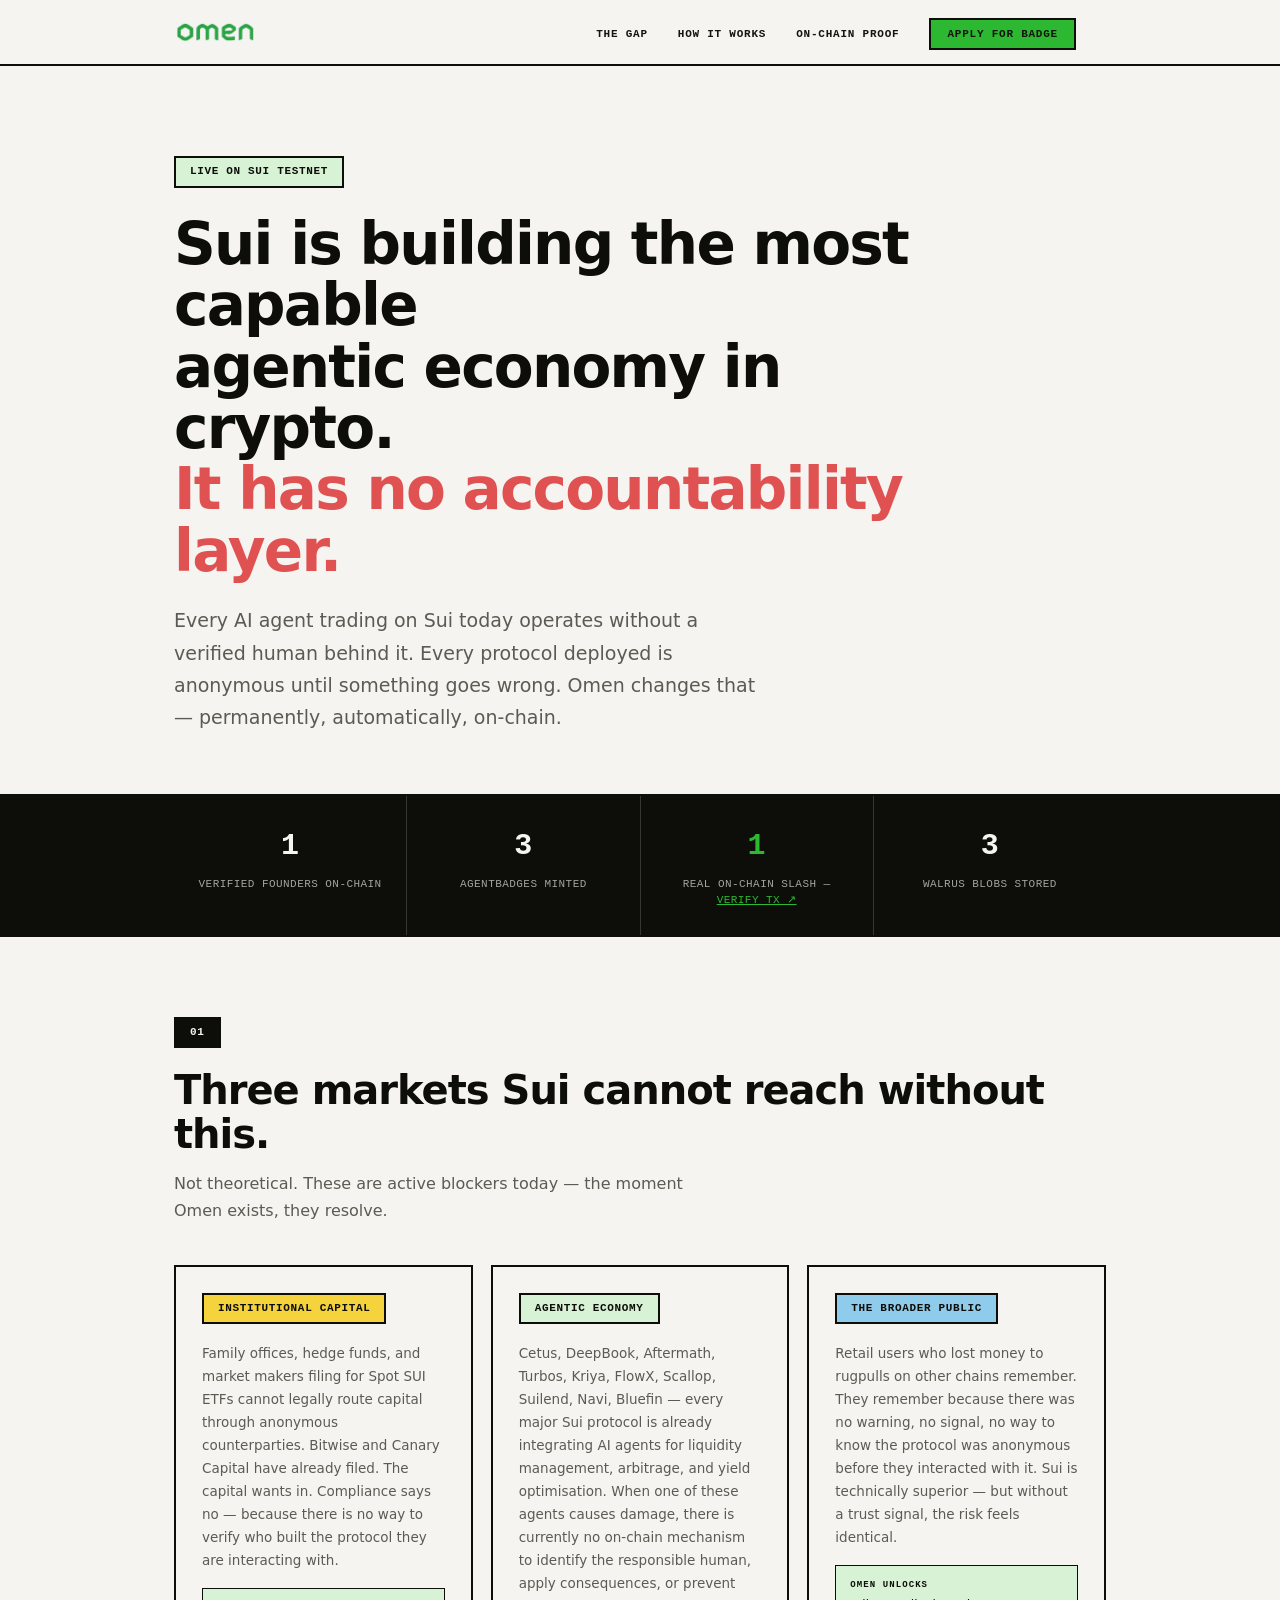
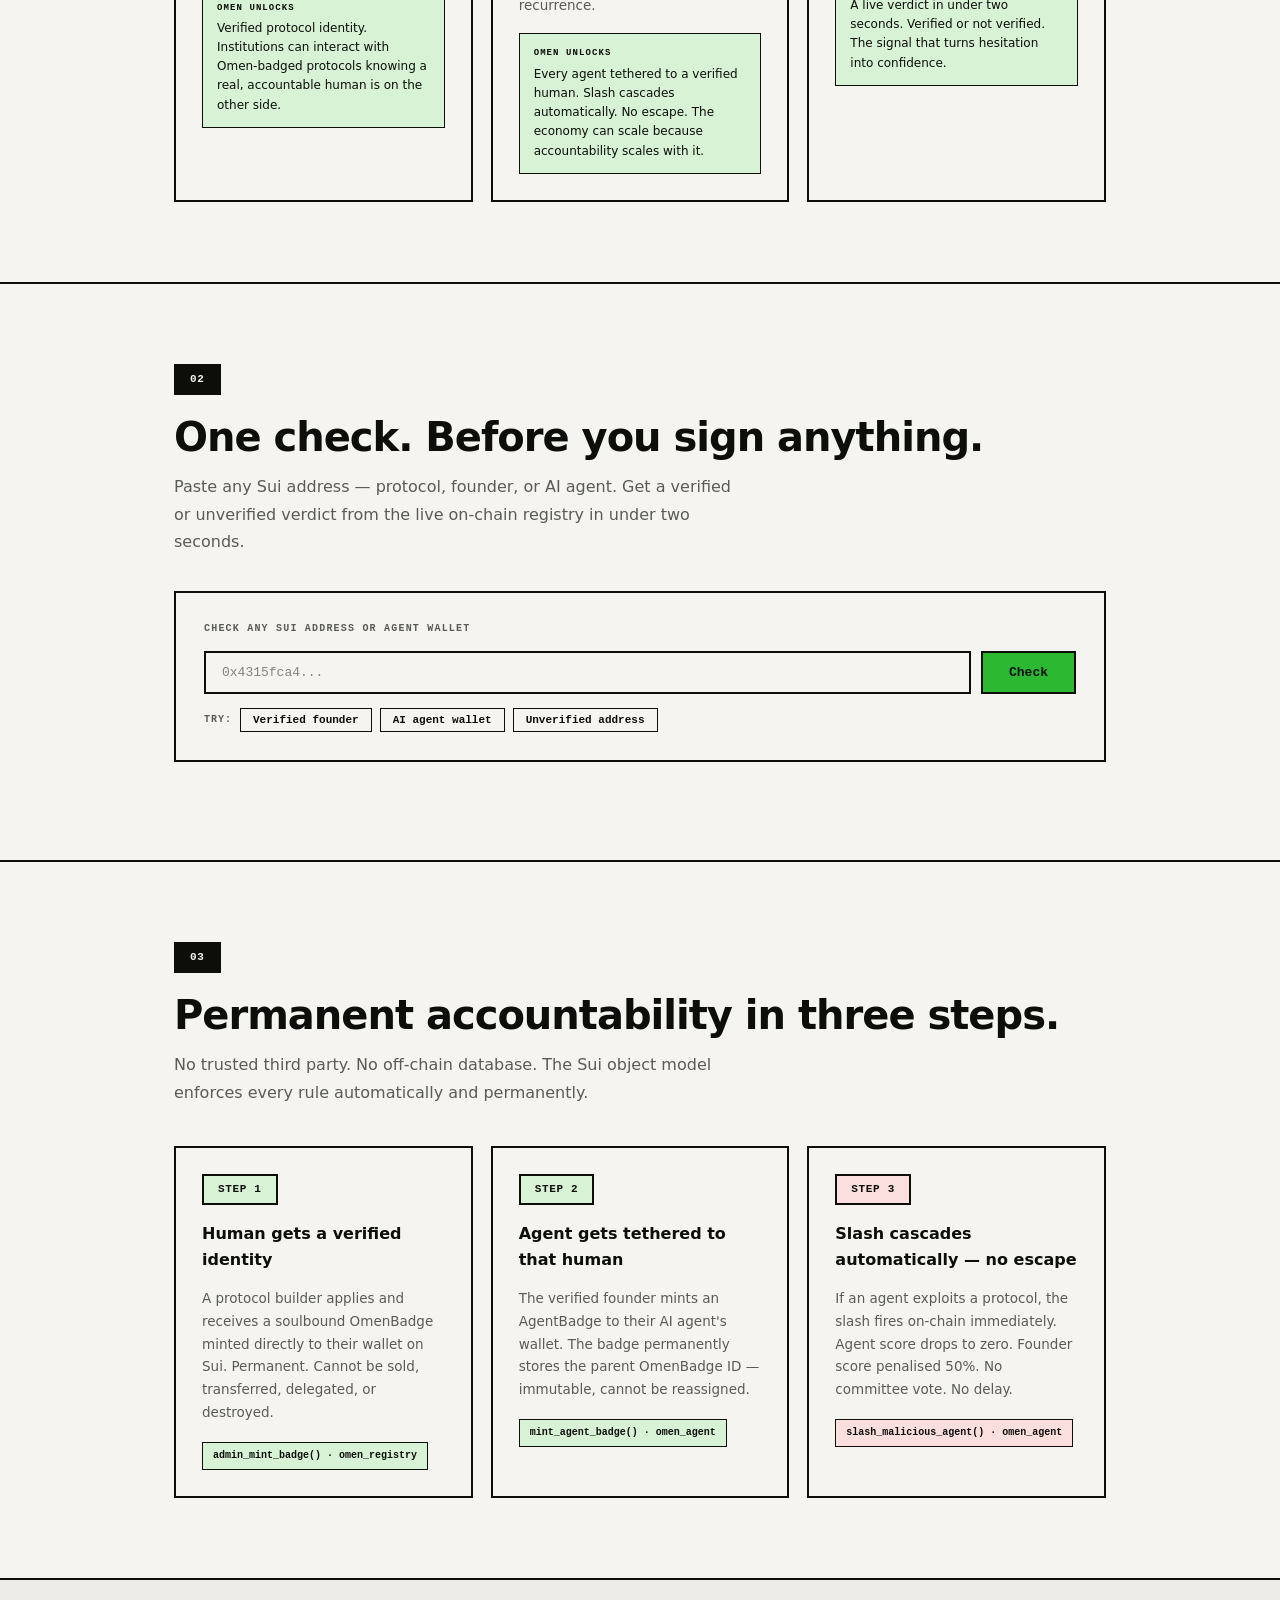
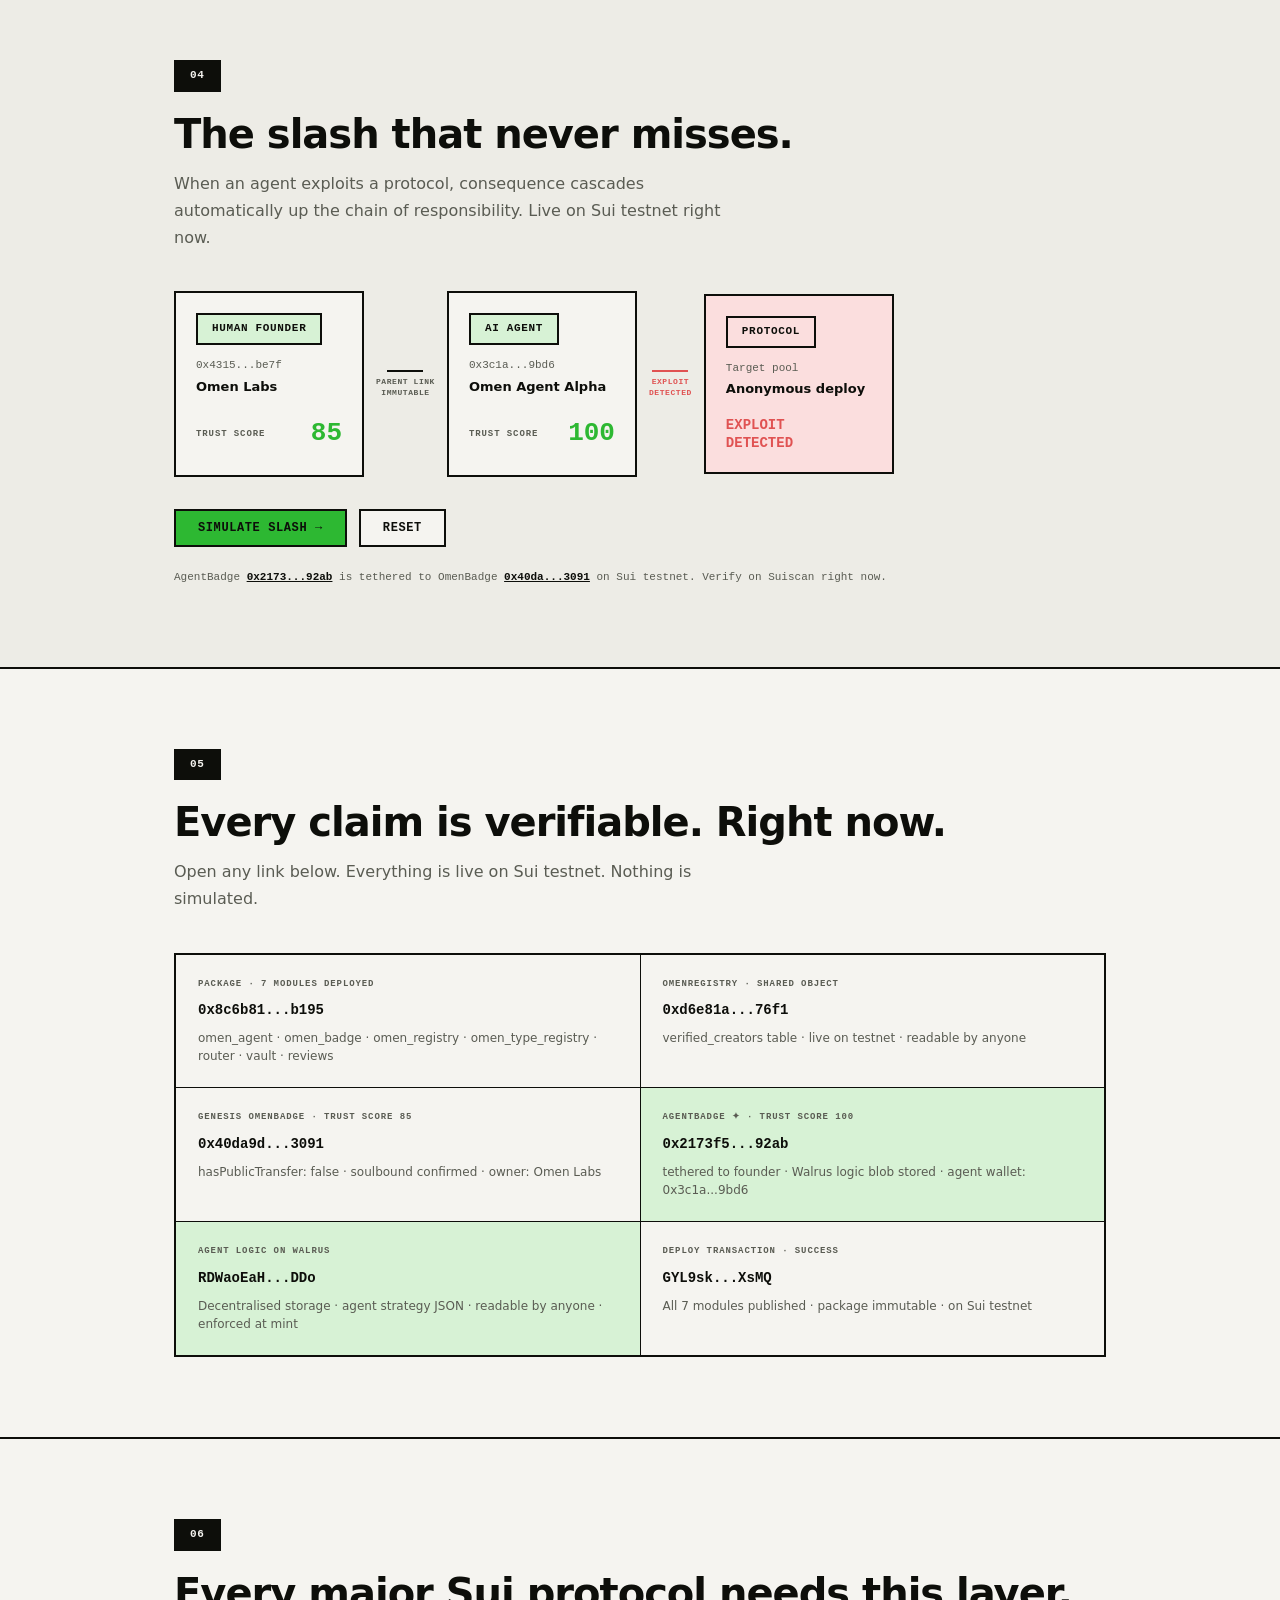
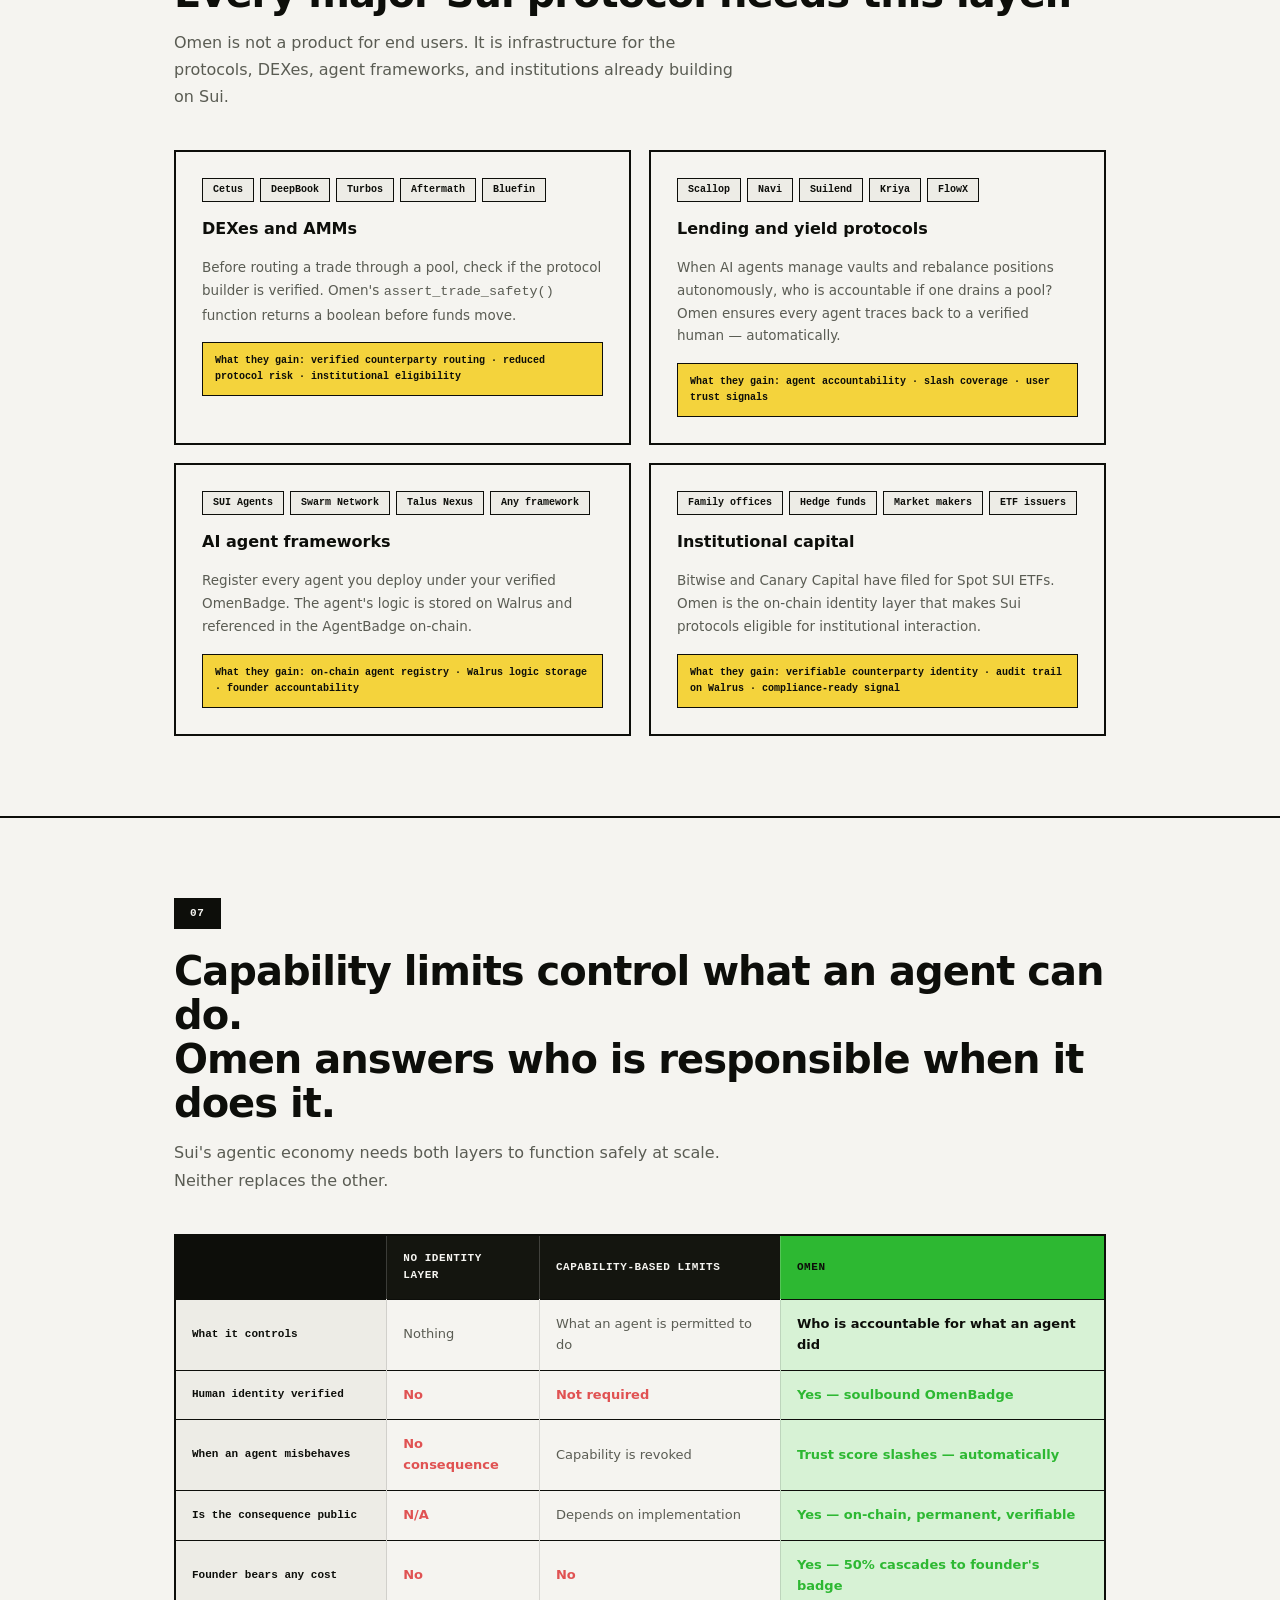
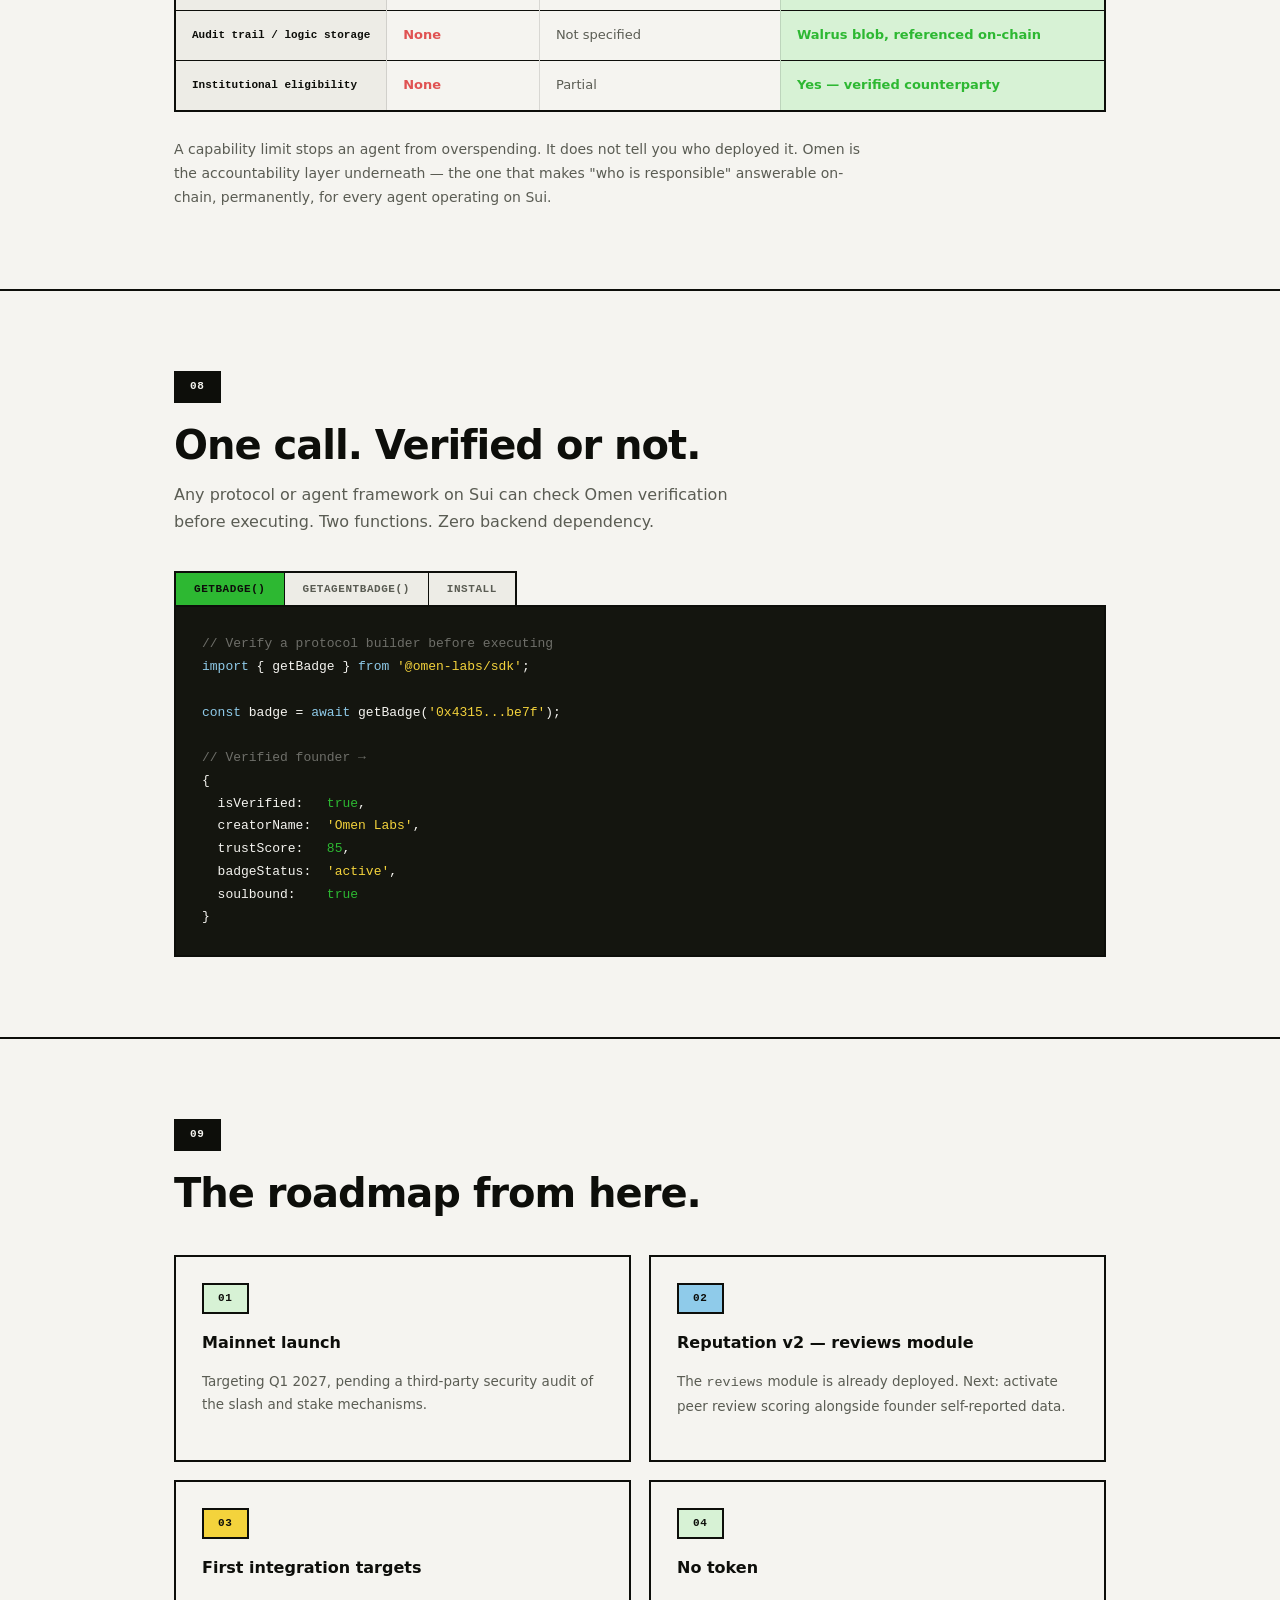
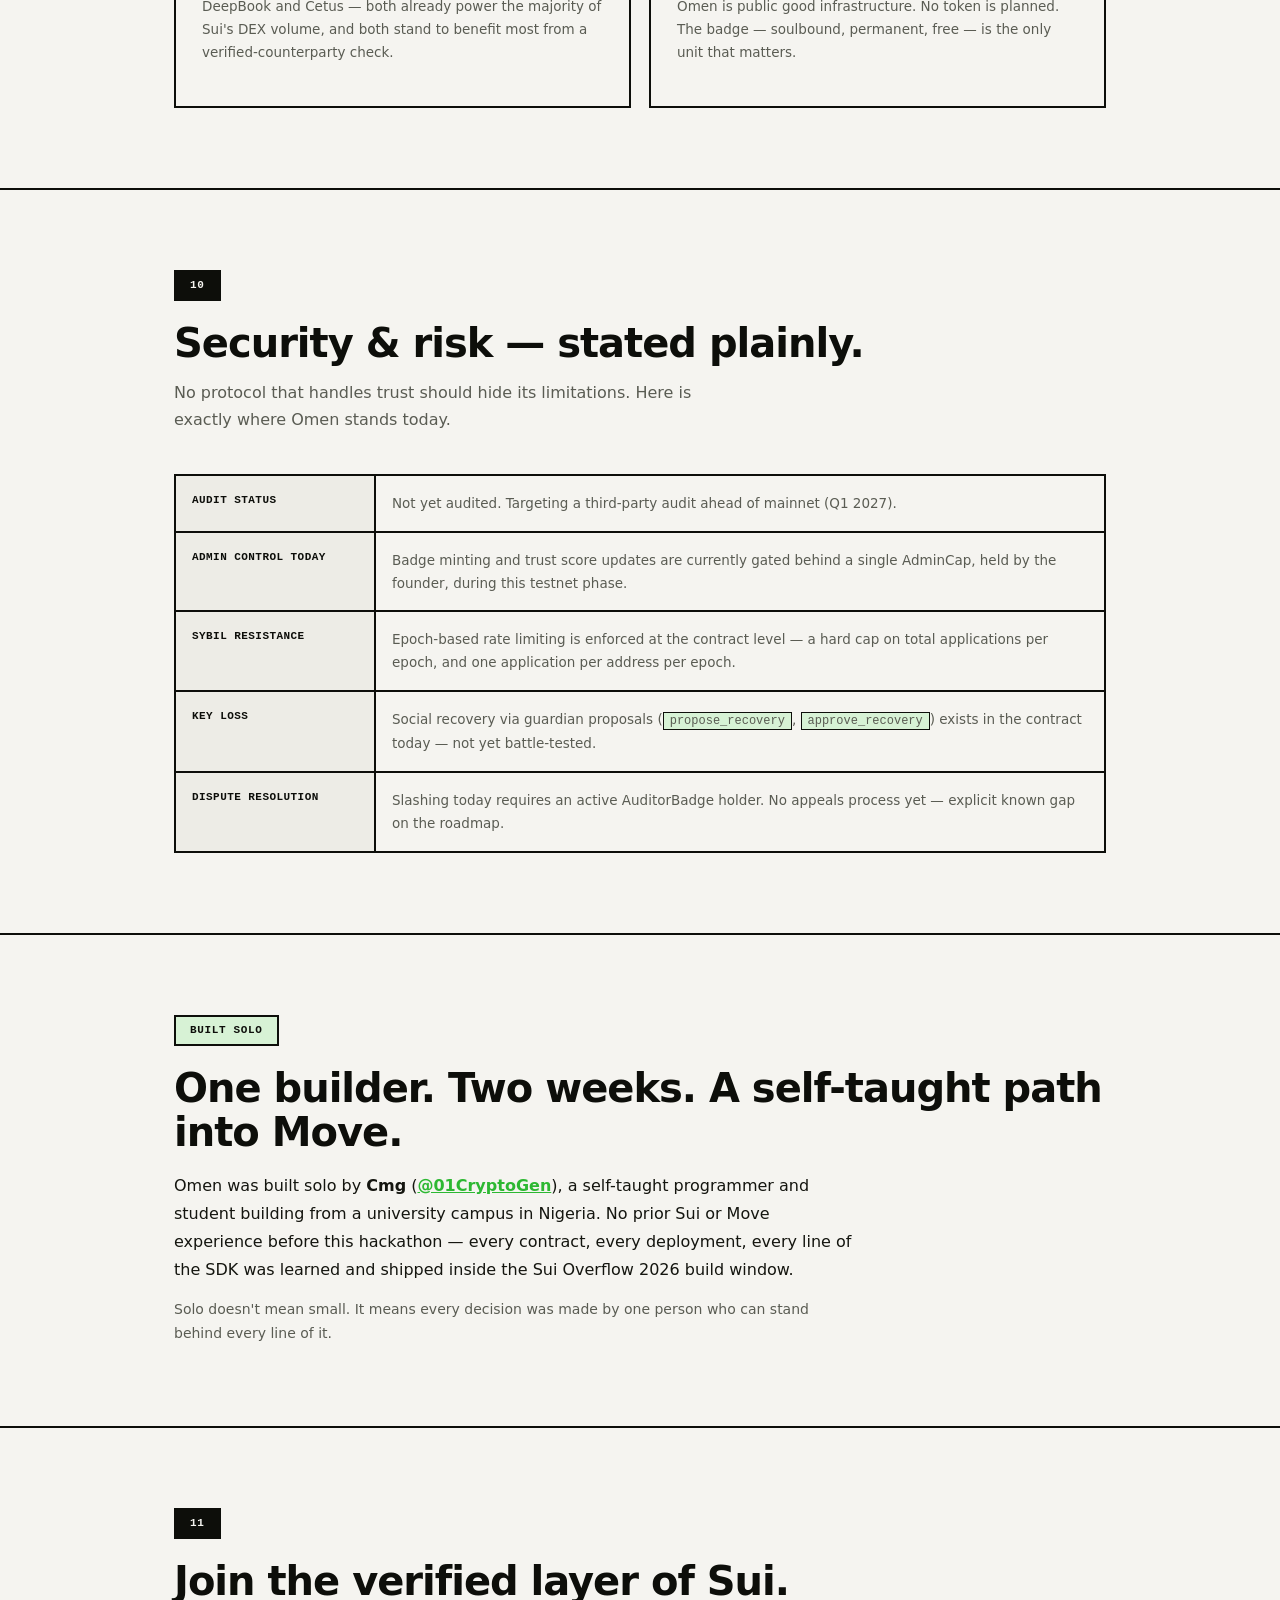
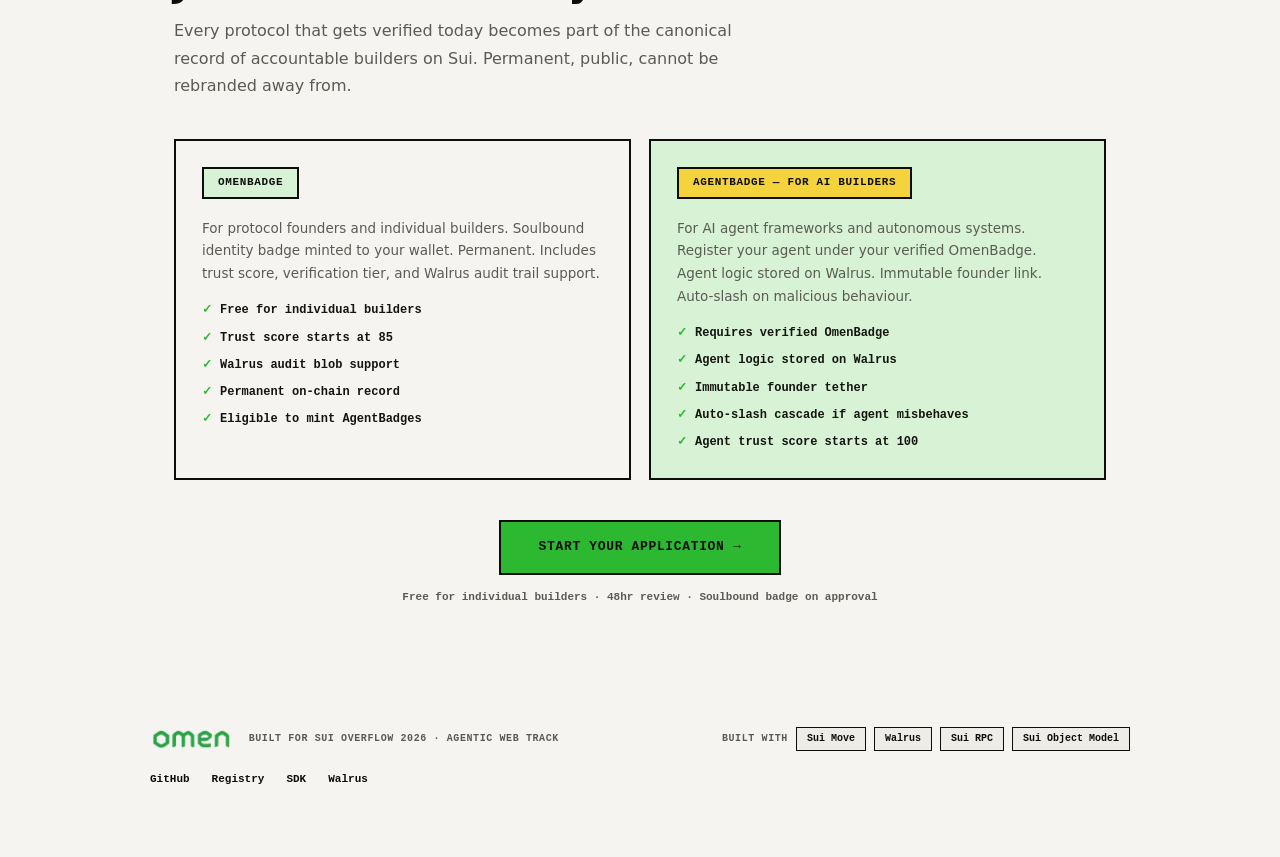
<file: index.html>
<!DOCTYPE html>
<html lang="en">
<head>
<meta charset="UTF-8">
<meta name="viewport" content="width=device-width, initial-scale=1.0">
<title>Omen Protocol — Trust Infrastructure for the Sui Agentic Economy</title>
<link rel="stylesheet" href="style.css">
</head>
<body>

<!-- NAV -->
<nav>
  <div class="nav-inner">
    <a class="nav-logo" href="#">
      <img src="assets/omen-logo.png" alt="Omen" class="nav-logo-img"/>
    </a>
    <ul class="nav-links">
      <li><a href="#problem">The gap</a></li>
      <li><a href="#how">How it works</a></li>
      <li><a href="#proof">On-chain proof</a></li>
      <li><a href="#apply" class="nav-cta">Apply for badge</a></li>
      <li>
        <button id="walletBtn" class="nav-wallet-btn hidden">
          <span class="wallet-dot"></span>
          <span id="walletBtnLabel">Connect Wallet</span>
        </button>
      </li>
    </ul>
    <button class="nav-menu-btn" onclick="toggleMenu()" aria-label="Menu">
      <span></span><span></span><span></span>
    </button>
  </div>
  <div class="nav-mobile" id="navMobile">
    <a href="#problem" onclick="toggleMenu()">The gap</a>
    <a href="#how" onclick="toggleMenu()">How it works</a>
    <a href="#proof" onclick="toggleMenu()">On-chain proof</a>
    <a href="#apply" onclick="toggleMenu()">Apply</a>
    <button id="walletBtnMobile" class="nav-wallet-btn nav-wallet-btn-mobile hidden" onclick="document.getElementById('walletBtn').click()">
      <span class="wallet-dot"></span>
      <span>Connect Wallet</span>
    </button>
 </div>
</nav>

<!-- SECTION 1: GAP STATEMENT -->
<section id="gap-statement">
  <div class="container">
    <div class="tag-chip tag-green">LIVE ON SUI TESTNET</div>
    <h1 class="gap-headline">
      Sui is building the most capable<br>
      agentic economy in crypto.<br>
      <em>It has no accountability layer.</em>
    </h1>
    <p class="gap-sub">
      Every AI agent trading on Sui today operates without a verified human behind it.
      Every protocol deployed is anonymous until something goes wrong.
      Omen changes that — permanently, automatically, on-chain.
    </p>
  </div>
</section>

<!-- LIVE STATS BAR -->
<section id="stats-bar">
  <div class="container">
    <div class="stats-row">
      <div class="stat-block">
        <div class="stat-num" id="statBadges">—</div>
        <div class="stat-label">Verified founders on-chain</div>
      </div>
      <div class="stat-block">
        <div class="stat-num" id="statAgents">—</div>
        <div class="stat-label">AgentBadges minted</div>
      </div>
      <div class="stat-block">
        <div class="stat-num stat-num-green">1</div>
        <div class="stat-label">Real on-chain slash — <a href="https://suiscan.xyz/testnet/tx/GWb3kaSfbCHdTsDrKyQovsH6Wr5N7bE4XbXJFHhBgZVN" target="_blank">verify TX ↗</a></div>
      </div>
      <div class="stat-block">
        <div class="stat-num" id="statWalrus">—</div>
        <div class="stat-label">Walrus blobs stored</div>
      </div>
    </div>
  </div>
</section>

<!-- SECTION 2: THE COST -->
<section id="problem">
  <div class="container">
    <div class="tag-chip tag-black">01</div>
    <h2 class="section-title">Three markets Sui cannot reach without this.</h2>
    <p class="section-sub">Not theoretical. These are active blockers today — the moment Omen exists, they resolve.</p>

    <div class="cost-grid">
      <div class="bordered-block">
        <div class="tag-chip tag-yellow">Institutional capital</div>
        <div class="block-body">
          Family offices, hedge funds, and market makers filing for Spot SUI ETFs cannot legally route capital through anonymous counterparties. Bitwise and Canary Capital have already filed. The capital wants in. Compliance says no — because there is no way to verify who built the protocol they are interacting with.
        </div>
        <div class="block-unlock">
          <span class="unlock-tag">OMEN UNLOCKS</span>
          Verified protocol identity. Institutions can interact with Omen-badged protocols knowing a real, accountable human is on the other side.
        </div>
      </div>

      <div class="bordered-block">
        <div class="tag-chip tag-green">Agentic economy</div>
        <div class="block-body">
          Cetus, DeepBook, Aftermath, Turbos, Kriya, FlowX, Scallop, Suilend, Navi, Bluefin — every major Sui protocol is already integrating AI agents for liquidity management, arbitrage, and yield optimisation. When one of these agents causes damage, there is currently no on-chain mechanism to identify the responsible human, apply consequences, or prevent recurrence.
        </div>
        <div class="block-unlock">
          <span class="unlock-tag">OMEN UNLOCKS</span>
          Every agent tethered to a verified human. Slash cascades automatically. No escape. The economy can scale because accountability scales with it.
        </div>
      </div>

      <div class="bordered-block">
        <div class="tag-chip tag-blue">The broader public</div>
        <div class="block-body">
          Retail users who lost money to rugpulls on other chains remember. They remember because there was no warning, no signal, no way to know the protocol was anonymous before they interacted with it. Sui is technically superior — but without a trust signal, the risk feels identical.
        </div>
        <div class="block-unlock">
          <span class="unlock-tag">OMEN UNLOCKS</span>
          A live verdict in under two seconds. Verified or not verified. The signal that turns hesitation into confidence.
        </div>
      </div>
    </div>
  </div>
</section>

<!-- SECTION 3: LIVE LOOKUP -->
<section id="lookup">
  <div class="container">
    <div class="tag-chip tag-black">02</div>
    <h2 class="section-title">One check. Before you sign anything.</h2>
    <p class="section-sub">Paste any Sui address — protocol, founder, or AI agent. Get a verified or unverified verdict from the live on-chain registry in under two seconds.</p>

    <div class="lookup-card">
      <div class="lookup-label">CHECK ANY SUI ADDRESS OR AGENT WALLET</div>
      <div class="lookup-row">
        <input
          class="lookup-input"
          id="addrInput"
          type="text"
          placeholder="0x4315fca4..."
          spellcheck="false"
          autocomplete="off"
        />
        <button class="lookup-btn" id="lookupBtn" onclick="lookup()">
          <span id="btnText">Check</span>
          <svg id="btnSpinner" class="spinner hidden" width="16" height="16" viewBox="0 0 16 16">
            <circle cx="8" cy="8" r="6" stroke="currentColor" stroke-width="2" fill="none" stroke-dasharray="28" stroke-dashoffset="10"/>
          </svg>
        </button>
      </div>
      <div class="quick-row">
        <span class="quick-label">TRY:</span>
        <button class="quick-btn" onclick="tryAddr('0x4315fca49167973c154a038ba9b8f6afd5bf9d50ab7e46e8dbac04d3427dbe7f')">Verified founder</button>
        <button class="quick-btn" onclick="tryAddr('0x3c1a1e2f7dc555883030b5bbca7bbcae33a2bc657a05708d01ca3b14326e9bd6')">AI agent wallet</button>
        <button class="quick-btn" onclick="tryAddr('0x0000000000000000000000000000000000000000000000000000000000000001')">Unverified address</button>
      </div>
    </div>

    <div id="result"></div>
  </div>
</section>

<!-- SECTION 4: HOW IT WORKS -->
<section id="how">
  <div class="container">
    <div class="tag-chip tag-black">03</div>
    <h2 class="section-title">Permanent accountability in three steps.</h2>
    <p class="section-sub">No trusted third party. No off-chain database. The Sui object model enforces every rule automatically and permanently.</p>

    <div class="steps-grid">
      <div class="bordered-block">
        <div class="tag-chip tag-green">Step 1</div>
        <div class="step-title">Human gets a verified identity</div>
        <div class="block-body">A protocol builder applies and receives a soulbound OmenBadge minted directly to their wallet on Sui. Permanent. Cannot be sold, transferred, delegated, or destroyed.</div>
        <div class="fn-tag">admin_mint_badge() · omen_registry</div>
      </div>
      <div class="bordered-block">
        <div class="tag-chip tag-green">Step 2</div>
        <div class="step-title">Agent gets tethered to that human</div>
        <div class="block-body">The verified founder mints an AgentBadge to their AI agent's wallet. The badge permanently stores the parent OmenBadge ID — immutable, cannot be reassigned.</div>
        <div class="fn-tag">mint_agent_badge() · omen_agent</div>
      </div>
      <div class="bordered-block">
        <div class="tag-chip tag-red">Step 3</div>
        <div class="step-title">Slash cascades automatically — no escape</div>
        <div class="block-body">If an agent exploits a protocol, the slash fires on-chain immediately. Agent score drops to zero. Founder score penalised 50%. No committee vote. No delay.</div>
        <div class="fn-tag fn-tag-red">slash_malicious_agent() · omen_agent</div>
      </div>
    </div>
  </div>
</section>

<!-- SECTION 5: CASCADE DIAGRAM -->
<section id="cascade">
  <div class="container">
    <div class="tag-chip tag-black">04</div>
    <h2 class="section-title">The slash that never misses.</h2>
    <p class="section-sub">When an agent exploits a protocol, consequence cascades automatically up the chain of responsibility. Live on Sui testnet right now.</p>

    <div class="cascade-wrap">
      <div class="cascade-node founder-node">
        <div class="tag-chip tag-green">Human Founder</div>
        <div class="cnode-addr">0x4315...be7f</div>
        <div class="cnode-name">Omen Labs</div>
        <div class="cnode-score-row">
          <span class="cnode-score-label">TRUST SCORE</span>
          <span class="cnode-score" id="founderScore">85</span>
        </div>
        <div class="cnode-slash-note hidden" id="founderSlash">−50% penalty applied</div>
      </div>

      <div class="cascade-conn">
        <div class="cconn-line"></div>
        <div class="cconn-label">parent link<br>immutable</div>
      </div>

      <div class="cascade-node agent-node">
        <div class="tag-chip tag-green">AI Agent</div>
        <div class="cnode-addr">0x3c1a...9bd6</div>
        <div class="cnode-name">Omen Agent Alpha</div>
        <div class="cnode-score-row">
          <span class="cnode-score-label">TRUST SCORE</span>
          <span class="cnode-score" id="agentScore">100</span>
        </div>
        <div class="cnode-slash-note hidden" id="agentSlash">score → 0 · deactivated</div>
      </div>

      <div class="cascade-conn">
        <div class="cconn-line cconn-line-red"></div>
        <div class="cconn-label cconn-label-red">exploit<br>detected</div>
      </div>

      <div class="cascade-node cascade-node-exploit">
        <div class="tag-chip tag-red">Protocol</div>
        <div class="cnode-addr">Target pool</div>
        <div class="cnode-name">Anonymous deploy</div>
        <div class="exploit-label">EXPLOIT<br>DETECTED</div>
      </div>
    </div>

    <div class="cascade-actions">
      <button class="action-btn action-btn-primary" onclick="animateSlash()">Simulate slash →</button>
      <button class="action-btn" onclick="resetSlash()">Reset</button>
    </div>

    <p class="cascade-proof">
      AgentBadge <a href="https://suiscan.xyz/testnet/object/0x2173f5212c14871238ca66fb73a420cdd457e5514043fc64bd5e7fee8bea92ab" target="_blank">0x2173...92ab</a> is tethered to OmenBadge <a href="https://suiscan.xyz/testnet/object/0x40da9d9395fccd3e4613f8d7679fe385990d6142975affa91c02355658003091" target="_blank">0x40da...3091</a> on Sui testnet. Verify on Suiscan right now.
    </p>
  </div>
</section>

<!-- SECTION 6: ON-CHAIN PROOF -->
<section id="proof">
  <div class="container">
    <div class="tag-chip tag-black">05</div>
    <h2 class="section-title">Every claim is verifiable. Right now.</h2>
    <p class="section-sub">Open any link below. Everything is live on Sui testnet. Nothing is simulated.</p>

    <div class="proof-grid">
      <a class="proof-item" href="https://suiscan.xyz/testnet/object/0x8c6b81be2c7dd72e240215e5dccc6134761bab482b59d77e4e972699d862b195" target="_blank">
        <div class="proof-key">Package · 7 modules deployed</div>
        <div class="proof-val">0x8c6b81...b195</div>
        <div class="proof-detail">omen_agent · omen_badge · omen_registry · omen_type_registry · router · vault · reviews</div>
      </a>
      <a class="proof-item" href="https://suiscan.xyz/testnet/object/0xd6e81aaefafd01ebfe9dd9b810d3d13f90b5adf9b1177028fb081c01f2d176f1" target="_blank">
        <div class="proof-key">OmenRegistry · shared object</div>
        <div class="proof-val">0xd6e81a...76f1</div>
        <div class="proof-detail">verified_creators table · live on testnet · readable by anyone</div>
      </a>
      <a class="proof-item" href="https://suiscan.xyz/testnet/object/0x40da9d9395fccd3e4613f8d7679fe385990d6142975affa91c02355658003091" target="_blank">
        <div class="proof-key">Genesis OmenBadge · trust score 85</div>
        <div class="proof-val">0x40da9d...3091</div>
        <div class="proof-detail">hasPublicTransfer: false · soulbound confirmed · owner: Omen Labs</div>
      </a>
      <a class="proof-item proof-item-highlight" href="https://suiscan.xyz/testnet/object/0x2173f5212c14871238ca66fb73a420cdd457e5514043fc64bd5e7fee8bea92ab" target="_blank">
        <div class="proof-key">AgentBadge ✦ · trust score 100</div>
        <div class="proof-val">0x2173f5...92ab</div>
        <div class="proof-detail">tethered to founder · Walrus logic blob stored · agent wallet: 0x3c1a...9bd6</div>
      </a>
      <a class="proof-item proof-item-highlight" href="https://aggregator.walrus-testnet.walrus.space/v1/blobs/RDWaoEaHVH8_yjztiNlQ9RbtzM0UqVarX-OKPh3_DDo" target="_blank">
        <div class="proof-key">Agent logic on Walrus</div>
        <div class="proof-val">RDWaoEaH...DDo</div>
        <div class="proof-detail">Decentralised storage · agent strategy JSON · readable by anyone · enforced at mint</div>
      </a>
      <a class="proof-item" href="https://suiscan.xyz/testnet/tx/GYL9skMmjfVV94qduSzQdmJQpmUwSKUnGaV3De8LXsMQ" target="_blank">
        <div class="proof-key">Deploy transaction · success</div>
        <div class="proof-val">GYL9sk...XsMQ</div>
        <div class="proof-detail">All 7 modules published · package immutable · on Sui testnet</div>
      </a>
    </div>
  </div>
</section>

<!-- SECTION 7: ECOSYSTEM FIT -->
<section id="ecosystem">
  <div class="container">
    <div class="tag-chip tag-black">06</div>
    <h2 class="section-title">Every major Sui protocol needs this layer.</h2>
    <p class="section-sub">Omen is not a product for end users. It is infrastructure for the protocols, DEXes, agent frameworks, and institutions already building on Sui.</p>

    <div class="eco-grid">
      <div class="bordered-block">
        <div class="proto-tags">
          <span class="proto-tag">Cetus</span>
          <span class="proto-tag">DeepBook</span>
          <span class="proto-tag">Turbos</span>
          <span class="proto-tag">Aftermath</span>
          <span class="proto-tag">Bluefin</span>
        </div>
        <div class="eco-title">DEXes and AMMs</div>
        <div class="block-body">Before routing a trade through a pool, check if the protocol builder is verified. Omen's <code>assert_trade_safety()</code> function returns a boolean before funds move.</div>
        <div class="eco-gain">What they gain: verified counterparty routing · reduced protocol risk · institutional eligibility</div>
      </div>

      <div class="bordered-block">
        <div class="proto-tags">
          <span class="proto-tag">Scallop</span>
          <span class="proto-tag">Navi</span>
          <span class="proto-tag">Suilend</span>
          <span class="proto-tag">Kriya</span>
          <span class="proto-tag">FlowX</span>
        </div>
        <div class="eco-title">Lending and yield protocols</div>
        <div class="block-body">When AI agents manage vaults and rebalance positions autonomously, who is accountable if one drains a pool? Omen ensures every agent traces back to a verified human — automatically.</div>
        <div class="eco-gain">What they gain: agent accountability · slash coverage · user trust signals</div>
      </div>

      <div class="bordered-block">
        <div class="proto-tags">
          <span class="proto-tag">SUI Agents</span>
          <span class="proto-tag">Swarm Network</span>
          <span class="proto-tag">Talus Nexus</span>
          <span class="proto-tag">Any framework</span>
        </div>
        <div class="eco-title">AI agent frameworks</div>
        <div class="block-body">Register every agent you deploy under your verified OmenBadge. The agent's logic is stored on Walrus and referenced in the AgentBadge on-chain.</div>
        <div class="eco-gain">What they gain: on-chain agent registry · Walrus logic storage · founder accountability</div>
      </div>

      <div class="bordered-block">
        <div class="proto-tags">
          <span class="proto-tag">Family offices</span>
          <span class="proto-tag">Hedge funds</span>
          <span class="proto-tag">Market makers</span>
          <span class="proto-tag">ETF issuers</span>
        </div>
        <div class="eco-title">Institutional capital</div>
        <div class="block-body">Bitwise and Canary Capital have filed for Spot SUI ETFs. Omen is the on-chain identity layer that makes Sui protocols eligible for institutional interaction.</div>
        <div class="eco-gain">What they gain: verifiable counterparty identity · audit trail on Walrus · compliance-ready signal</div>
      </div>
    </div>
  </div>
</section>

<!-- SECTION 8: THE MISSING LAYER -->
<section id="missing-layer">
  <div class="container">
    <div class="tag-chip tag-black">07</div>
    <h2 class="section-title">Capability limits control what an agent can do.<br>Omen answers who is responsible when it does it.</h2>
    <p class="section-sub">Sui's agentic economy needs both layers to function safely at scale. Neither replaces the other.</p>

    <div class="compare-table-wrap">
      <table class="compare-table">
        <thead>
          <tr>
            <th class="compare-th-row"></th>
            <th class="compare-th">No identity layer</th>
            <th class="compare-th">Capability-based limits</th>
            <th class="compare-th compare-th-omen">Omen</th>
          </tr>
        </thead>
        <tbody>
          <tr>
            <td class="compare-row-label">What it controls</td>
            <td class="compare-cell">Nothing</td>
            <td class="compare-cell">What an agent is permitted to do</td>
            <td class="compare-cell compare-cell-omen">Who is accountable for what an agent did</td>
          </tr>
          <tr>
            <td class="compare-row-label">Human identity verified</td>
            <td class="compare-cell compare-no">No</td>
            <td class="compare-cell compare-no">Not required</td>
            <td class="compare-cell compare-cell-omen compare-yes">Yes — soulbound OmenBadge</td>
          </tr>
          <tr>
            <td class="compare-row-label">When an agent misbehaves</td>
            <td class="compare-cell compare-no">No consequence</td>
            <td class="compare-cell">Capability is revoked</td>
            <td class="compare-cell compare-cell-omen compare-yes">Trust score slashes — automatically</td>
          </tr>
          <tr>
            <td class="compare-row-label">Is the consequence public</td>
            <td class="compare-cell compare-no">N/A</td>
            <td class="compare-cell">Depends on implementation</td>
            <td class="compare-cell compare-cell-omen compare-yes">Yes — on-chain, permanent, verifiable</td>
          </tr>
          <tr>
            <td class="compare-row-label">Founder bears any cost</td>
            <td class="compare-cell compare-no">No</td>
            <td class="compare-cell compare-no">No</td>
            <td class="compare-cell compare-cell-omen compare-yes">Yes — 50% cascades to founder's badge</td>
          </tr>
          <tr>
            <td class="compare-row-label">Audit trail / logic storage</td>
            <td class="compare-cell compare-no">None</td>
            <td class="compare-cell">Not specified</td>
            <td class="compare-cell compare-cell-omen compare-yes">Walrus blob, referenced on-chain</td>
          </tr>
          <tr>
            <td class="compare-row-label">Institutional eligibility</td>
            <td class="compare-cell compare-no">None</td>
            <td class="compare-cell">Partial</td>
            <td class="compare-cell compare-cell-omen compare-yes">Yes — verified counterparty</td>
          </tr>
        </tbody>
      </table>
    </div>

    <p class="compare-closing">A capability limit stops an agent from overspending. It does not tell you who deployed it. Omen is the accountability layer underneath — the one that makes "who is responsible" answerable on-chain, permanently, for every agent operating on Sui.</p>
  </div>
</section>

<!-- SECTION 9: SDK -->
<section id="sdk">
  <div class="container">
    <div class="tag-chip tag-black">08</div>
    <h2 class="section-title">One call. Verified or not.</h2>
    <p class="section-sub">Any protocol or agent framework on Sui can check Omen verification before executing. Two functions. Zero backend dependency.</p>

    <div class="code-tabs">
      <button class="tab-btn active" onclick="showTab('check')">getBadge()</button>
      <button class="tab-btn" onclick="showTab('agent')">getAgentBadge()</button>
      <button class="tab-btn" onclick="showTab('install')">Install</button>
    </div>

    <div class="code-block" id="tab-check">
      <pre><span class="c-muted">// Verify a protocol builder before executing</span>
<span class="c-kw">import</span> { getBadge } <span class="c-kw">from</span> <span class="c-str">'@omen-labs/sdk'</span>;

<span class="c-kw">const</span> badge = <span class="c-kw">await</span> getBadge(<span class="c-str">'0x4315...be7f'</span>);

<span class="c-muted">// Verified founder →</span>
{
  isVerified:   <span class="c-green">true</span>,
  creatorName:  <span class="c-str">'Omen Labs'</span>,
  trustScore:   <span class="c-green">85</span>,
  badgeStatus:  <span class="c-str">'active'</span>,
  soulbound:    <span class="c-green">true</span>
}</pre>
    </div>

    <div class="code-block hidden" id="tab-agent">
      <pre><span class="c-muted">// Check if an agent is tethered to a verified human</span>
<span class="c-kw">import</span> { getAgentBadge } <span class="c-kw">from</span> <span class="c-str">'@omen-labs/sdk'</span>;

<span class="c-kw">const</span> agent = <span class="c-kw">await</span> getAgentBadge(<span class="c-str">'0x3c1a...9bd6'</span>);

<span class="c-muted">// AI agent →</span>
{
  isAgent:        <span class="c-green">true</span>,
  trustScore:     <span class="c-green">100</span>,
  founderBadgeId: <span class="c-str">'0x40da...3091'</span>,
  logicBlobId:    <span class="c-str">'RDWaoEaH...DDo'</span>
}</pre>
    </div>

    <div class="code-block hidden" id="tab-install">
      <pre><span class="c-muted"># Install from source — not yet on npm</span>
git clone github.com/omenprotocol/omen-sdk
npm install &amp;&amp; npm run build</pre>
    </div>
  </div>
</section>

<!-- SECTION 10: ROADMAP -->
<section id="roadmap">
  <div class="container">
    <div class="tag-chip tag-black">09</div>
    <h2 class="section-title">The roadmap from here.</h2>

    <div class="roadmap-grid">
      <div class="bordered-block">
        <div class="tag-chip tag-green">01</div>
        <div class="step-title">Mainnet launch</div>
        <div class="block-body">Targeting Q1 2027, pending a third-party security audit of the slash and stake mechanisms.</div>
      </div>
      <div class="bordered-block">
        <div class="tag-chip tag-blue">02</div>
        <div class="step-title">Reputation v2 — reviews module</div>
        <div class="block-body">The <code>reviews</code> module is already deployed. Next: activate peer review scoring alongside founder self-reported data.</div>
      </div>
      <div class="bordered-block">
        <div class="tag-chip tag-yellow">03</div>
        <div class="step-title">First integration targets</div>
        <div class="block-body">DeepBook and Cetus — both already power the majority of Sui's DEX volume, and both stand to benefit most from a verified-counterparty check.</div>
      </div>
      <div class="bordered-block">
        <div class="tag-chip tag-green">04</div>
        <div class="step-title">No token</div>
        <div class="block-body">Omen is public good infrastructure. No token is planned. The badge — soulbound, permanent, free — is the only unit that matters.</div>
      </div>
    </div>
  </div>
</section>

<!-- SECTION 11: SECURITY -->
<section id="security">
  <div class="container">
    <div class="tag-chip tag-black">10</div>
    <h2 class="section-title">Security &amp; risk — stated plainly.</h2>
    <p class="section-sub">No protocol that handles trust should hide its limitations. Here is exactly where Omen stands today.</p>

    <div class="security-rows">
      <div class="security-row">
        <div class="security-label">Audit status</div>
        <div class="security-value">Not yet audited. Targeting a third-party audit ahead of mainnet (Q1 2027).</div>
      </div>
      <div class="security-row">
        <div class="security-label">Admin control today</div>
        <div class="security-value">Badge minting and trust score updates are currently gated behind a single AdminCap, held by the founder, during this testnet phase.</div>
      </div>
      <div class="security-row">
        <div class="security-label">Sybil resistance</div>
        <div class="security-value">Epoch-based rate limiting is enforced at the contract level — a hard cap on total applications per epoch, and one application per address per epoch.</div>
      </div>
      <div class="security-row">
        <div class="security-label">Key loss</div>
        <div class="security-value">Social recovery via guardian proposals (<code>propose_recovery</code>, <code>approve_recovery</code>) exists in the contract today — not yet battle-tested.</div>
      </div>
      <div class="security-row">
        <div class="security-label">Dispute resolution</div>
        <div class="security-value">Slashing today requires an active AuditorBadge holder. No appeals process yet — explicit known gap on the roadmap.</div>
      </div>
    </div>
  </div>
</section>

<!-- SECTION 12: TEAM -->
<section id="team">
  <div class="container">
    <div class="tag-chip tag-green">BUILT SOLO</div>
    <h2 class="section-title">One builder. Two weeks. A self-taught path into Move.</h2>
    <p class="team-body">
      Omen was built solo by <strong>Cmg</strong> (<a href="https://twitter.com/01CryptoGen" target="_blank">@01CryptoGen</a>), a self-taught programmer and student building from a university campus in Nigeria. No prior Sui or Move experience before this hackathon — every contract, every deployment, every line of the SDK was learned and shipped inside the Sui Overflow 2026 build window.
    </p>
    <p class="team-sub">
      Solo doesn't mean small. It means every decision was made by one person who can stand behind every line of it.
    </p>
  </div>
</section>

<!-- SECTION 13: APPLY -->
<section id="apply">
  <div class="container">
    <div class="tag-chip tag-black">11</div>
    <h2 class="section-title">Join the verified layer of Sui.</h2>
    <p class="section-sub">Every protocol that gets verified today becomes part of the canonical record of accountable builders on Sui. Permanent, public, cannot be rebranded away from.</p>

    <div class="apply-grid">
      <div class="bordered-block">
        <div class="tag-chip tag-green">OmenBadge</div>
        <div class="block-body">For protocol founders and individual builders. Soulbound identity badge minted to your wallet. Permanent. Includes trust score, verification tier, and Walrus audit trail support.</div>
        <ul class="apply-list">
          <li>Free for individual builders</li>
          <li>Trust score starts at 85</li>
          <li>Walrus audit blob support</li>
          <li>Permanent on-chain record</li>
          <li>Eligible to mint AgentBadges</li>
        </ul>
      </div>
      <div class="bordered-block apply-block-highlight">
        <div class="tag-chip tag-yellow">AgentBadge — for AI builders</div>
        <div class="block-body">For AI agent frameworks and autonomous systems. Register your agent under your verified OmenBadge. Agent logic stored on Walrus. Immutable founder link. Auto-slash on malicious behaviour.</div>
        <ul class="apply-list">
          <li>Requires verified OmenBadge</li>
          <li>Agent logic stored on Walrus</li>
          <li>Immutable founder tether</li>
          <li>Auto-slash cascade if agent misbehaves</li>
          <li>Agent trust score starts at 100</li>
        </ul>
      </div>
    </div>

    <div class="apply-cta">
      <a class="action-btn action-btn-primary action-btn-lg" href="https://docs.google.com/forms/d/e/1FAIpQLSd94w1ft4QgOZRQMHX3GO0tauxTw942COtiM7vdybU_RNJkyA/viewform?usp=header" target="_blank">
        Start your application →
      </a>
      <div class="apply-note">Free for individual builders · 48hr review · Soulbound badge on approval</div>
    </div>
  </div>
</section>

<!-- FOOTER -->
<footer>
  <div class="footer-inner">
    <div class="footer-left">
      <img src="assets/omen-logo.png" alt="Omen" class="footer-logo"/>
      <div class="footer-note">Built for Sui Overflow 2026 · Agentic Web Track</div>
    </div>
    <div class="footer-built">
      <span class="built-label">BUILT WITH</span>
      <span class="proto-tag">Sui Move</span>
      <span class="proto-tag">Walrus</span>
      <span class="proto-tag">Sui RPC</span>
      <span class="proto-tag">Sui Object Model</span>
    </div>
    <div class="footer-links">
      <a href="https://github.com/omenprotocol" target="_blank">GitHub</a>
      <a href="https://suiscan.xyz/testnet/object/0xd6e81aaefafd01ebfe9dd9b810d3d13f90b5adf9b1177028fb081c01f2d176f1" target="_blank">Registry</a>
      <a href="https://github.com/omenprotocol/omen-sdk" target="_blank">SDK</a>
      <a href="https://aggregator.walrus-testnet.walrus.space/v1/blobs/RDWaoEaHVH8_yjztiNlQ9RbtzM0UqVarX-OKPh3_DDo" target="_blank">Walrus</a>
    </div>
  </div>
</footer>

<script src="app.js"></script>
</body>
</html>
</file>
<file: style.css>
/* ── Reset ── */
*, *::before, *::after { box-sizing: border-box; margin: 0; padding: 0; }

/* ── Tokens ── */
:root {
  --cream:      #F5F4F0;
  --cream-2:    #EDECE6;
  --ink:        #14150F;
  --black:      #0D0E0A;
  --border-w:   2px;
  --green:      #2DB832;
  --green-bg:   #D7F2D5;
  --yellow:     #F4D33C;
  --blue:       #8FCBEA;
  --red:        #E05252;
  --red-bg:     #FBDEDE;
  --muted:      #5A5C53;
  --muted-2:    #82847A;
  --r:          0px;
  --mono:       'JetBrains Mono','Fira Code','Cascadia Code',ui-monospace,monospace;
  --sans:       'Inter',system-ui,-apple-system,sans-serif;
  --max:        980px;
}

html { scroll-behavior: smooth; }
body {
  background: var(--cream);
  color: var(--black);
  font-family: var(--sans);
  font-size: 16px;
  line-height: 1.6;
  -webkit-font-smoothing: antialiased;
}
a { color: inherit; text-decoration: none; }
button { cursor: pointer; border: none; background: none; font-family: inherit; }
code { font-family: var(--mono); }

/* ── Grid paper texture (used as a section background) ── */
.grid-texture {
  background-image:
    linear-gradient(rgba(13,14,10,0.05) 1px, transparent 1px),
    linear-gradient(90deg, rgba(13,14,10,0.05) 1px, transparent 1px);
  background-size: 22px 22px;
}

/* ── Nav ── */
nav {
  position: sticky;
  top: 0;
  z-index: 100;
  background: rgba(245,244,240,0.92);
  backdrop-filter: blur(10px);
  border-bottom: var(--border-w) solid var(--black);
}
.nav-inner { max-width: var(--max); margin: 0 auto; padding: 0 24px; height: 64px; display: flex; align-items: center; justify-content: space-between; }
.nav-logo-img { height: 24px; width: auto; display: block; }
.nav-links { display: flex; align-items: center; gap: 30px; list-style: none; }
.nav-links a { font-family: var(--mono); font-size: 11px; font-weight: 700; letter-spacing: 0.07em; text-transform: uppercase; color: var(--ink); transition: opacity 0.15s; }
.nav-links a:hover { opacity: 0.6; }
.nav-cta { background: var(--green); color: var(--black); padding: 8px 16px; border: var(--border-w) solid var(--black); transition: transform 0.1s; }
.nav-cta:hover { transform: translate(-1px,-1px); }
.nav-menu-btn { display: none; flex-direction: column; gap: 5px; padding: 4px; }
.nav-menu-btn span { display: block; width: 22px; height: 2px; background: var(--black); }
.nav-mobile { display: none; flex-direction: column; padding: 12px 24px 20px; border-top: var(--border-w) solid var(--black); gap: 4px; }
.nav-mobile a { font-family: var(--mono); font-size: 13px; font-weight: 700; color: var(--ink); padding: 10px 0; border-bottom: 1px solid var(--cream-2); }
.nav-mobile.open { display: flex; }

/* ── Layout ── */
.container { max-width: var(--max); margin: 0 auto; padding: 0 24px; }
section { padding: 80px 0; border-bottom: var(--border-w) solid var(--black); }
section:last-of-type { border-bottom: none; }
.section-title { font-size: clamp(26px,4vw,40px); font-weight: 800; letter-spacing: -0.025em; line-height: 1.1; color: var(--black); margin: 16px 0 14px; }
.section-sub { font-size: 16px; color: var(--muted); max-width: 560px; line-height: 1.7; }

/* ── Tag chip system ── */
.tag-chip {
  display: inline-block;
  font-family: var(--mono);
  font-size: 11px;
  font-weight: 800;
  letter-spacing: 0.06em;
  text-transform: uppercase;
  padding: 5px 14px;
  border: var(--border-w) solid var(--black);
  color: var(--black);
  margin-bottom: 4px;
}
.tag-green  { background: var(--green-bg); }
.tag-yellow { background: var(--yellow); }
.tag-blue   { background: var(--blue); }
.tag-red    { background: var(--red-bg); }
.tag-black  { background: var(--black); color: var(--cream); }

/* ── Gap statement (hero) ── */
#gap-statement { padding: 90px 0 60px; }
.gap-headline { font-size: clamp(34px,5.2vw,58px); font-weight: 800; line-height: 1.06; letter-spacing: -0.03em; color: var(--black); margin: 22px 0 22px; max-width: 760px; }
.gap-headline em { font-style: normal; color: var(--red); }
.gap-sub { font-size: 19px; color: var(--muted); max-width: 600px; line-height: 1.7; }

/* ── Stats bar ── */
#stats-bar { padding: 0; border-bottom: var(--border-w) solid var(--black); background: var(--black); }
.stats-row { display: flex; align-items: stretch; }
.stat-block { flex: 1; padding: 26px 20px; text-align: center; border-right: 1px solid rgba(245,244,240,0.18); }
.stat-block:last-child { border-right: none; }
.stat-num { font-family: var(--mono); font-size: 30px; font-weight: 800; color: var(--cream); margin-bottom: 6px; }
.stat-num-green { color: var(--green); }
.stat-label { font-size: 11px; color: rgba(245,244,240,0.65); line-height: 1.5; font-family: var(--mono); text-transform: uppercase; letter-spacing: 0.04em; }
.stat-label a { color: var(--green); text-decoration: underline; }

/* ── Bordered block (universal card) ── */
.bordered-block {
  border: var(--border-w) solid var(--black);
  background: var(--cream);
  padding: 26px;
  position: relative;
}
.block-body { font-size: 13.5px; color: var(--muted); line-height: 1.7; margin: 14px 0 16px; }
.block-unlock { font-size: 12px; color: var(--black); line-height: 1.6; padding: 12px 14px; background: var(--green-bg); border: 1px solid var(--black); }
.unlock-tag { font-family: var(--mono); font-size: 9px; font-weight: 800; letter-spacing: 0.12em; text-transform: uppercase; display: block; margin-bottom: 4px; }

/* ── Cost grid ── */
.cost-grid { display: grid; grid-template-columns: repeat(3,1fr); gap: 18px; margin-top: 40px; }

/* ── Lookup ── */
.lookup-card { border: var(--border-w) solid var(--black); background: var(--cream); padding: 28px; margin: 36px 0 0; }
.lookup-label { font-family: var(--mono); font-size: 10px; font-weight: 800; letter-spacing: 0.12em; text-transform: uppercase; color: var(--muted); margin-bottom: 14px; }
.lookup-row { display: flex; gap: 10px; }
.lookup-input { flex: 1; background: var(--cream); border: var(--border-w) solid var(--black); padding: 12px 16px; font-family: var(--mono); font-size: 13px; color: var(--black); outline: none; min-width: 0; }
.lookup-input::placeholder { color: var(--muted-2); }
.lookup-input:focus { background: var(--green-bg); }
.lookup-btn { background: var(--green); color: var(--black); border: var(--border-w) solid var(--black); padding: 12px 26px; font-family: var(--mono); font-size: 13px; font-weight: 800; display: flex; align-items: center; gap: 8px; white-space: nowrap; flex-shrink: 0; transition: transform 0.1s; }
.lookup-btn:hover { transform: translate(-1px,-1px); }
.lookup-btn:disabled { opacity: 0.5; cursor: not-allowed; }
.quick-row { display: flex; align-items: center; gap: 8px; flex-wrap: wrap; margin-top: 14px; }
.quick-label { font-family: var(--mono); font-size: 10px; font-weight: 800; letter-spacing: 0.1em; text-transform: uppercase; color: var(--muted); }
.quick-btn { font-family: var(--mono); font-size: 11px; font-weight: 700; color: var(--black); border: 1.5px solid var(--black); padding: 5px 12px; background: var(--cream); transition: all 0.12s; }
.quick-btn:hover { background: var(--green); }

/* ── Result card ── */
#result { margin-top: 18px; }
.result-card { border: var(--border-w) solid var(--black); padding: 24px; animation: fadeIn 0.2s ease; }
@keyframes fadeIn { from{opacity:0;transform:translateY(4px)} to{opacity:1;transform:translateY(0)} }
.result-card.verified { background: var(--green-bg); }
.result-card.agent { background: var(--blue); }
.result-card.unverified { background: var(--red-bg); }
.result-card.loading { background: var(--cream-2); }
.result-header { display: flex; align-items: flex-start; gap: 14px; margin-bottom: 18px; }
.result-icon { width: 38px; height: 38px; display: flex; align-items: center; justify-content: center; font-size: 17px; flex-shrink: 0; border: var(--border-w) solid var(--black); background: var(--cream); }
.result-title { font-family: var(--mono); font-size: 13px; font-weight: 800; letter-spacing: 0.05em; text-transform: uppercase; color: var(--black); }
.result-addr { font-family: var(--mono); font-size: 11px; color: var(--muted); margin-top: 3px; word-break: break-all; }
.result-grid { display: grid; grid-template-columns: repeat(auto-fit,minmax(130px,1fr)); gap: 1px; background: var(--black); border: var(--border-w) solid var(--black); margin-bottom: 16px; }
.result-stat { background: var(--cream); padding: 12px 14px; }
.stat-lbl { font-family: var(--mono); font-size: 9px; font-weight: 800; letter-spacing: 0.1em; text-transform: uppercase; color: var(--muted); margin-bottom: 5px; }
.stat-val { font-family: var(--mono); font-size: 18px; font-weight: 800; color: var(--black); line-height: 1; }
.stat-val.green { color: var(--green); }
.stat-val.red { color: var(--red); }
.stat-val.sm { font-size: 12px; word-break: break-all; margin-top: 2px; }
.result-links { display: flex; gap: 10px; flex-wrap: wrap; }
.rlink { font-family: var(--mono); font-size: 11px; font-weight: 700; color: var(--black); border: 1.5px solid var(--black); padding: 5px 12px; background: var(--cream); transition: background 0.12s; }
.rlink:hover { background: var(--green); }
.missing-list { margin-top: 14px; }
.missing-item { display: flex; align-items: center; gap: 10px; padding: 8px 0; border-bottom: 1px solid rgba(13,14,10,0.15); font-size: 13px; color: var(--ink); }
.missing-item:last-child { border-bottom: none; }
.missing-x { font-family: var(--mono); font-weight: 800; font-size: 11px; color: var(--red); width: 18px; flex-shrink: 0; }

/* ── Steps grid ── */
.steps-grid { display: grid; grid-template-columns: repeat(3,1fr); gap: 18px; margin-top: 40px; }
.step-title { font-size: 16px; font-weight: 800; color: var(--black); margin-top: 12px; }
.fn-tag { font-family: var(--mono); font-size: 10px; font-weight: 700; color: var(--black); background: var(--green-bg); border: 1.5px solid var(--black); padding: 5px 10px; display: inline-block; }
.fn-tag-red { background: var(--red-bg); }

/* ── Cascade ── */
#cascade { background: var(--cream-2); }
.cascade-wrap { display: flex; align-items: center; gap: 0; margin-top: 40px; overflow-x: auto; padding-bottom: 4px; }
.cascade-node { border: var(--border-w) solid var(--black); background: var(--cream); padding: 20px; min-width: 190px; flex-shrink: 0; transition: background 0.4s; }
.cascade-node.slashed { background: var(--red-bg) !important; }
.cnode-addr { font-family: var(--mono); font-size: 11px; color: var(--muted); margin: 8px 0 2px; }
.cnode-name { font-size: 13px; font-weight: 800; color: var(--black); margin-bottom: 16px; }
.cnode-score-row { display: flex; align-items: center; justify-content: space-between; }
.cnode-score-label { font-family: var(--mono); font-size: 9px; font-weight: 800; letter-spacing: 0.1em; color: var(--muted); }
.cnode-score { font-family: var(--mono); font-size: 26px; font-weight: 800; color: var(--green); transition: color 0.4s; }
.cnode-score.red { color: var(--red); }
.cnode-slash-note { font-family: var(--mono); font-size: 10px; font-weight: 700; color: var(--red); margin-top: 8px; }
.cascade-node-exploit { background: var(--red-bg); }
.exploit-label { font-family: var(--mono); font-size: 14px; font-weight: 800; color: var(--red); line-height: 1.3; margin-top: 10px; }
.cascade-conn { display: flex; flex-direction: column; align-items: center; gap: 4px; padding: 0 12px; flex-shrink: 0; text-align: center; }
.cconn-line { width: 36px; height: 2px; background: var(--black); }
.cconn-line-red { background: var(--red); }
.cconn-label { font-family: var(--mono); font-size: 8px; font-weight: 700; letter-spacing: 0.07em; text-transform: uppercase; color: var(--muted); line-height: 1.4; }
.cconn-label-red { color: var(--red); }
.cascade-actions { display: flex; gap: 12px; margin-top: 28px; }
.action-btn { font-family: var(--mono); font-size: 12px; font-weight: 800; letter-spacing: 0.05em; text-transform: uppercase; padding: 10px 22px; border: var(--border-w) solid var(--black); color: var(--black); background: var(--cream); transition: transform 0.1s; }
.action-btn:hover { transform: translate(-1px,-1px); }
.action-btn-primary { background: var(--green); }
.action-btn-lg { padding: 15px 38px; font-size: 13px; display: inline-block; }
.cascade-proof { margin-top: 22px; font-family: var(--mono); font-size: 11px; color: var(--muted); line-height: 1.6; }
.cascade-proof a { color: var(--black); text-decoration: underline; font-weight: 700; }

/* ── Proof grid ── */
.proof-grid { display: grid; grid-template-columns: 1fr 1fr; gap: 1px; background: var(--black); border: var(--border-w) solid var(--black); margin-top: 40px; }
.proof-item { background: var(--cream); padding: 22px; display: block; transition: background 0.12s; }
.proof-item:hover { background: var(--cream-2); }
.proof-item-highlight { background: var(--green-bg); }
.proof-key { font-family: var(--mono); font-size: 9px; font-weight: 800; letter-spacing: 0.1em; text-transform: uppercase; color: var(--muted); margin-bottom: 8px; }
.proof-val { font-family: var(--mono); font-size: 14px; font-weight: 800; color: var(--black); margin-bottom: 8px; }
.proof-detail { font-size: 12px; color: var(--muted); line-height: 1.5; }

/* ── Ecosystem grid ── */
.eco-grid { display: grid; grid-template-columns: 1fr 1fr; gap: 18px; margin-top: 40px; }
.proto-tags { display: flex; flex-wrap: wrap; gap: 6px; margin-bottom: 14px; }
.proto-tag { font-family: var(--mono); font-size: 10px; font-weight: 700; color: var(--black); background: var(--cream-2); border: 1.5px solid var(--black); padding: 3px 10px; }
.eco-title { font-size: 16px; font-weight: 800; color: var(--black); margin-bottom: 4px; }
.eco-gain { font-family: var(--mono); font-size: 10px; font-weight: 700; color: var(--black); line-height: 1.6; padding: 10px 12px; background: var(--yellow); border: 1.5px solid var(--black); }

/* ── Comparison table ── */
.compare-table-wrap { margin-top: 40px; overflow-x: auto; border: var(--border-w) solid var(--black); }
.compare-table { width: 100%; border-collapse: collapse; min-width: 640px; }
.compare-th-row { background: var(--black); }
.compare-th { font-family: var(--mono); font-size: 11px; font-weight: 800; letter-spacing: 0.05em; text-transform: uppercase; color: var(--cream); background: var(--ink); padding: 14px 16px; text-align: left; border-left: 1px solid rgba(245,244,240,0.2); }
.compare-th-omen { background: var(--green); color: var(--black); }
.compare-row-label { font-family: var(--mono); font-size: 11px; font-weight: 800; color: var(--black); background: var(--cream-2); padding: 14px 16px; border-top: 1px solid var(--black); white-space: nowrap; }
.compare-cell { font-size: 13px; color: var(--muted); padding: 14px 16px; border-top: 1px solid var(--black); border-left: 1px solid rgba(13,14,10,0.12); }
.compare-cell-omen { background: var(--green-bg); color: var(--black); font-weight: 700; }
.compare-no { color: var(--red); font-weight: 700; }
.compare-yes { color: var(--green); }
.compare-closing { font-size: 14px; color: var(--muted); line-height: 1.7; margin-top: 26px; max-width: 700px; }

/* ── SDK ── */
.code-tabs { display: flex; gap: 1px; margin-top: 36px; background: var(--black); border: var(--border-w) solid var(--black); border-bottom: none; width: fit-content; }
.tab-btn { font-family: var(--mono); font-size: 11px; font-weight: 800; letter-spacing: 0.05em; text-transform: uppercase; padding: 10px 18px; color: var(--muted); background: var(--cream-2); transition: all 0.12s; }
.tab-btn.active { color: var(--black); background: var(--green); }
.code-block { background: var(--ink); border: var(--border-w) solid var(--black); padding: 26px; overflow-x: auto; }
.code-block pre { font-family: var(--mono); font-size: 13px; line-height: 1.75; color: var(--cream); white-space: pre; }
.c-kw { color: #8FCBEA; }
.c-str { color: var(--yellow); }
.c-green { color: var(--green); }
.c-muted { color: rgba(245,244,240,0.4); }

/* ── Roadmap grid ── */
.roadmap-grid { display: grid; grid-template-columns: repeat(2,1fr); gap: 18px; margin-top: 40px; }

/* ── Security rows ── */
.security-rows { margin-top: 40px; border: var(--border-w) solid var(--black); }
.security-row { display: grid; grid-template-columns: 200px 1fr; border-top: var(--border-w) solid var(--black); }
.security-row:first-child { border-top: none; }
.security-label { font-family: var(--mono); font-size: 11px; font-weight: 800; letter-spacing: 0.04em; text-transform: uppercase; color: var(--black); background: var(--cream-2); padding: 16px; border-right: var(--border-w) solid var(--black); }
.security-value { font-size: 13.5px; color: var(--muted); line-height: 1.7; padding: 16px; }
.security-value code { background: var(--green-bg); padding: 1px 6px; border: 1px solid var(--black); font-size: 12px; }

/* ── Team ── */
.team-body { font-size: 16px; color: var(--ink); line-height: 1.75; max-width: 680px; margin: 18px 0 14px; }
.team-body a { color: var(--green); font-weight: 700; text-decoration: underline; }
.team-sub { font-size: 14px; color: var(--muted); line-height: 1.7; max-width: 640px; }

/* ── Apply ── */
.apply-grid { display: grid; grid-template-columns: 1fr 1fr; gap: 18px; margin-top: 40px; }
.apply-block-highlight { background: var(--green-bg); }
.apply-list { list-style: none; display: flex; flex-direction: column; gap: 8px; }
.apply-list li { font-family: var(--mono); font-size: 12px; font-weight: 700; color: var(--ink); display: flex; align-items: center; gap: 8px; }
.apply-list li::before { content: '✓'; color: var(--green); font-weight: 800; flex-shrink: 0; }
.apply-cta { text-align: center; margin-top: 40px; }
.apply-note { font-family: var(--mono); font-size: 11px; font-weight: 700; color: var(--muted); margin-top: 14px; }

/* ── Footer ── */
footer { padding: 40px 24px; }
.footer-inner { max-width: var(--max); margin: 0 auto; display: flex; align-items: center; justify-content: space-between; flex-wrap: wrap; gap: 20px; }
.footer-left { display: flex; align-items: center; gap: 16px; }
.footer-logo { height: 24px; width: auto; }
.footer-note { font-family: var(--mono); font-size: 10px; font-weight: 700; letter-spacing: 0.06em; text-transform: uppercase; color: var(--muted); }
.footer-built { display: flex; align-items: center; gap: 8px; flex-wrap: wrap; }
.built-label { font-family: var(--mono); font-size: 10px; font-weight: 800; letter-spacing: 0.06em; text-transform: uppercase; color: var(--muted); }
.footer-links { display: flex; gap: 22px; }
.footer-links a { font-family: var(--mono); font-size: 11px; font-weight: 700; color: var(--black); }
.footer-links a:hover { text-decoration: underline; }

/* ── Utilities ── */
.hidden { display: none !important; }
.spinner { animation: spin 0.8s linear infinite; }
@keyframes spin { to{transform:rotate(360deg)} }

/* ── Mobile ── */
@media(max-width:760px){
  .nav-links { display: none; }
  .nav-menu-btn { display: flex; }
  #gap-statement { padding: 56px 0 44px; }
  .cost-grid { grid-template-columns: 1fr; }
  .steps-grid { grid-template-columns: 1fr; }
  .lookup-row { flex-direction: column; }
  .lookup-btn { justify-content: center; }
  .proof-grid { grid-template-columns: 1fr; }
  .eco-grid { grid-template-columns: 1fr; }
  .roadmap-grid { grid-template-columns: 1fr; }
  .apply-grid { grid-template-columns: 1fr; }
  .stats-row { flex-wrap: wrap; }
  .stat-block { flex: 1 1 50%; border-bottom: 1px solid rgba(245,244,240,0.18); }
  .security-row { grid-template-columns: 1fr; }
  .security-label { border-right: none; border-bottom: var(--border-w) solid var(--black); }
  .footer-inner { flex-direction: column; align-items: flex-start; gap: 22px; }
  .compare-table { min-width: 580px; }

  /* ── Wallet connect button ── */
  .nav-wallet-btn {
    display: flex;
    align-items: center;
    gap: 8px;
    font-family: var(--mono);
    font-size: 11px;
    font-weight: 800;
    letter-spacing: 0.05em;
    text-transform: uppercase;
    color: var(--black);
    background: var(--cream);
    border: var(--border-w) solid var(--black);
    padding: 7px 14px;
    transition: transform 0.1s, background 0.12s;
  }
  
  .nav-wallet-btn:hover {
    background: var(--yellow);
    transform: translate(-1px, -1px);
  }
  
  .nav-wallet-btn.wallet-connected {
    background: var(--green-bg);
  }
  
  .wallet-dot {
    width: 7px;
    height: 7px;
    border-radius: 50%;
    background: var(--muted-2);
    flex-shrink: 0;
  }
  .nav-wallet-btn.wallet-connected .wallet-dot {
    background: var(--green);
    box-shadow: 0 0 0 2px var(--green-bg);
  }
  
  /* Desktop button sits inline with nav links */
  .nav-links .nav-wallet-btn {
    margin-left: 4px;
  }
  
  /* Mobile button — full width, sits below the link list */
  .nav-wallet-btn-mobile {
    display: none;
    width: 100%;
    justify-content: center;
    margin-top: 10px;
  }

  @media(max-width:760px){
    /* Hide desktop wallet button since whole .nav-links is hidden anyway */
    .nav-links .nav-wallet-btn { display: none; }
    .nav-wallet-btn-mobile.hidden { display: none; }
    .nav-wallet-btn-mobile:not(.hidden) { display: flex; }
  }
}
</file>
